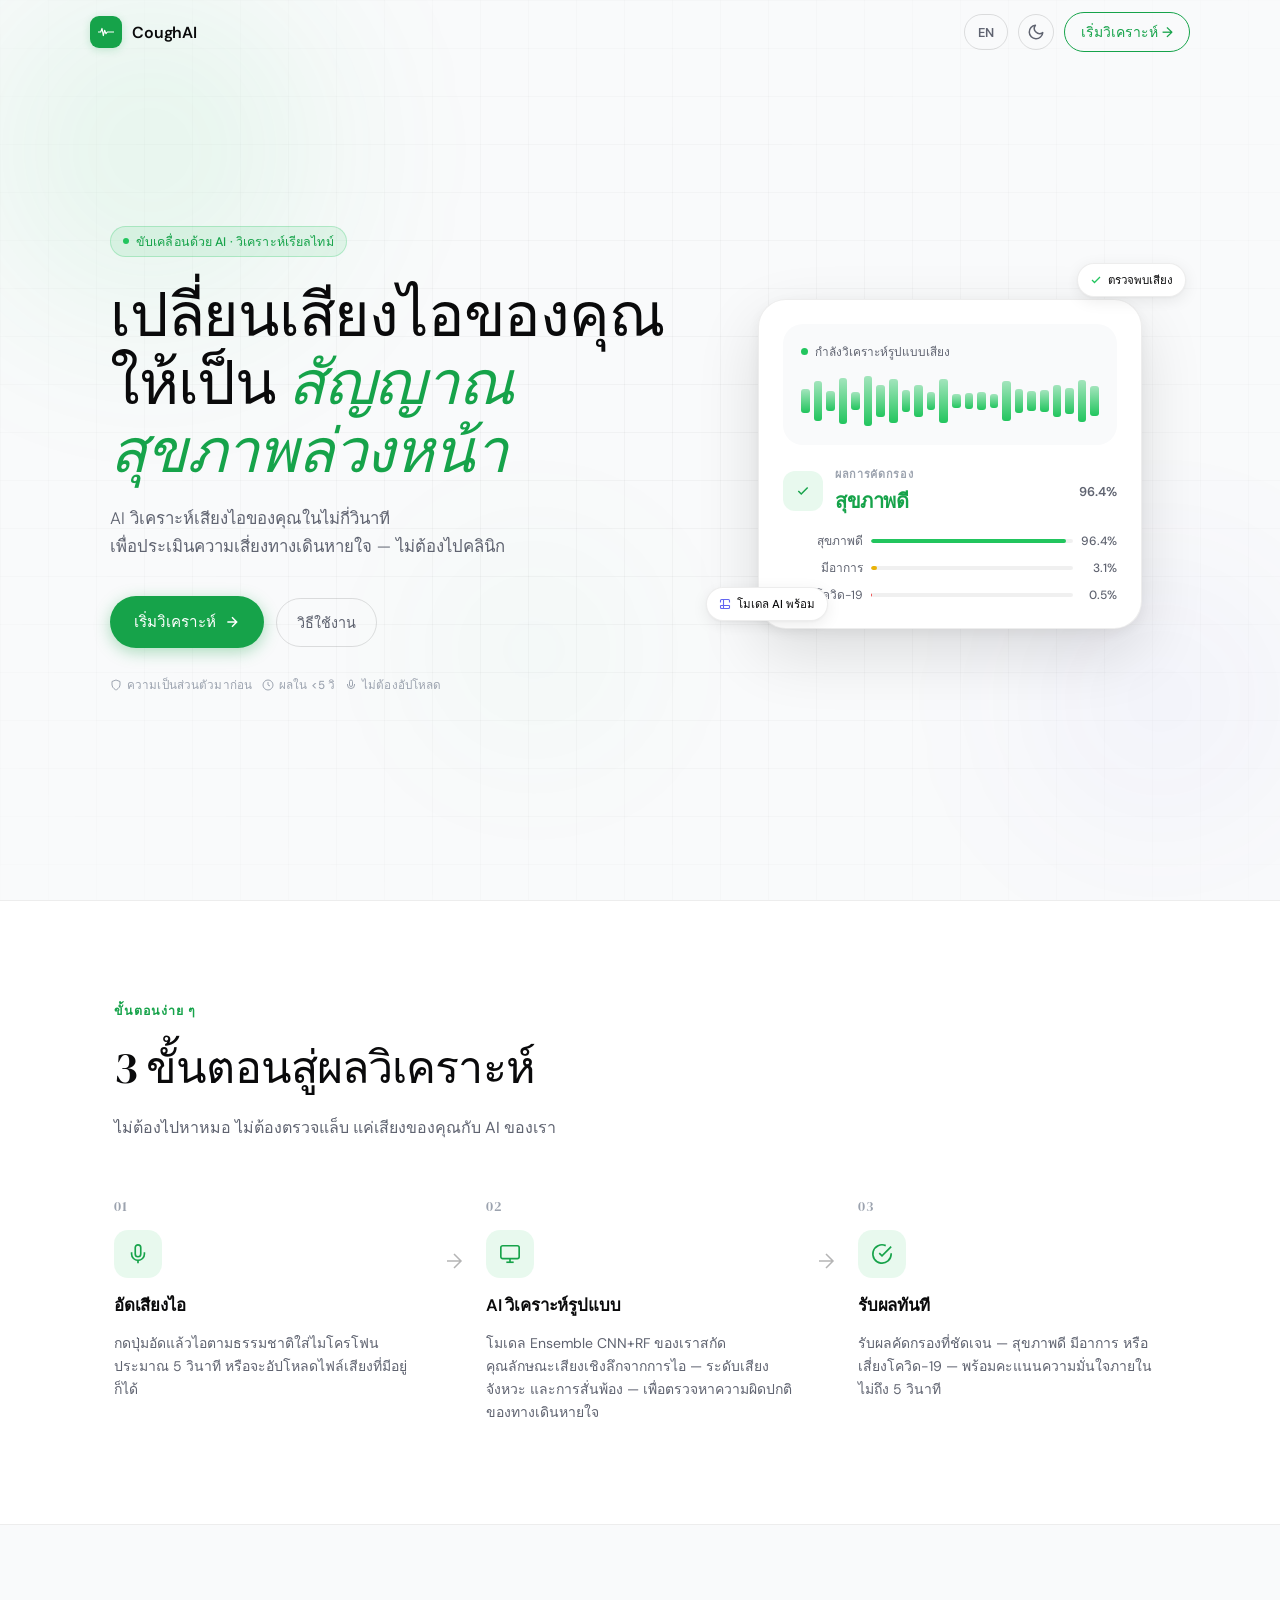
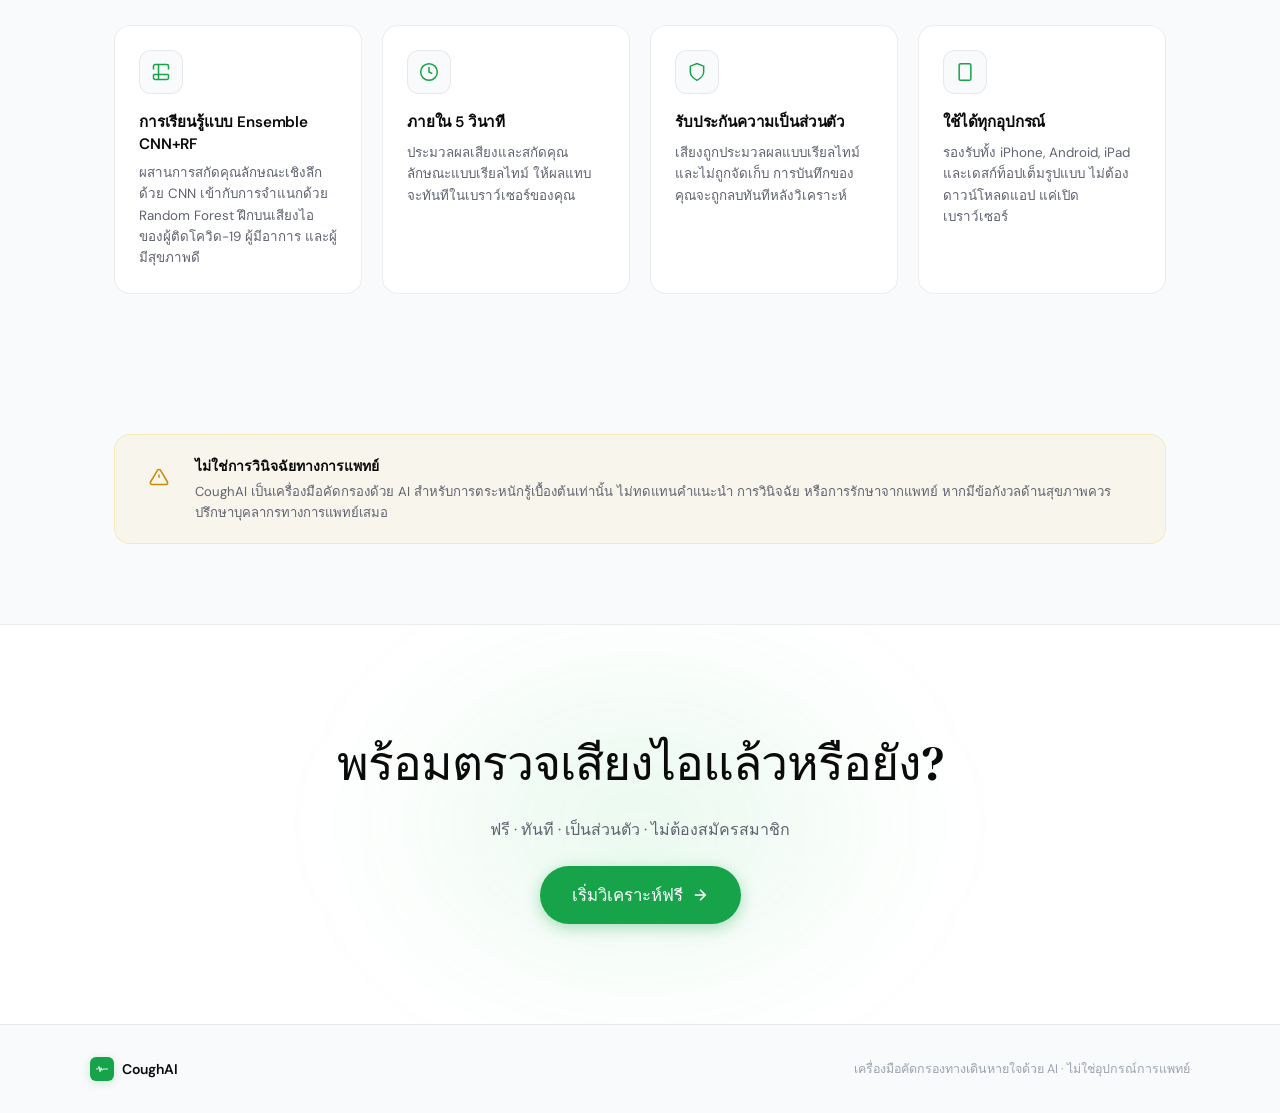
<file: homepage.html>
<!DOCTYPE html>
<html lang="th" data-doc-title="doc.home.title">
<head>
    <meta charset="UTF-8">
    <meta name="viewport" content="width=device-width, initial-scale=1.0, viewport-fit=cover">
    <title>CoughAI — คัดกรองสุขภาพทางเดินหายใจ</title>
    <!-- Open Graph / Link preview (รูปปกตอนแชร์ลิงก์) -->
    <meta property="og:type" content="website">
    <meta property="og:site_name" content="CoughAI">
    <meta property="og:title" content="CoughAI — คัดกรองสุขภาพทางเดินหายใจด้วย AI">
    <meta property="og:description" content="วิเคราะห์เสียงไอด้วย AI รู้ผลใน 5 วินาที · คัดกรองโควิด/อาการทางเดินหายใจ · ฟรี ไม่ต้องติดตั้งแอป">
    <meta property="og:image" content="https://smart-cough-detection-system-985046969554.asia-southeast3.run.app/og-cover.png">
    <meta property="og:image:width" content="1200">
    <meta property="og:image:height" content="630">
    <meta property="og:url" content="https://smart-cough-detection-system-985046969554.asia-southeast3.run.app/">
    <meta name="twitter:card" content="summary_large_image">
    <meta name="twitter:title" content="CoughAI — คัดกรองสุขภาพทางเดินหายใจด้วย AI">
    <meta name="twitter:description" content="วิเคราะห์เสียงไอด้วย AI รู้ผลใน 5 วินาที">
    <meta name="twitter:image" content="https://smart-cough-detection-system-985046969554.asia-southeast3.run.app/og-cover.png">
    <link rel="preconnect" href="https://fonts.googleapis.com">
    <link href="https://fonts.googleapis.com/css2?family=DM+Sans:ital,wght@0,300;0,400;0,500;0,600;1,300&family=DM+Serif+Display:ital@0;1&display=swap" rel="stylesheet">
    <link rel="stylesheet" href="homepage.css">
    <script>
        // ตั้งธีมก่อน paint เพื่อกันจอกระพริบ
        (function(){try{var t=localStorage.getItem('coughai-theme');if(t)document.documentElement.setAttribute('data-theme',t);}catch(e){}})();
        function toggleTheme(){var el=document.documentElement,cur=el.getAttribute('data-theme');if(!cur)cur=matchMedia('(prefers-color-scheme: dark)').matches?'dark':'light';var n=cur==='dark'?'light':'dark';el.setAttribute('data-theme',n);try{localStorage.setItem('coughai-theme',n);}catch(e){}}
    </script>
    <script src="i18n.js"></script>
</head>
<body>

<!-- ══ NAV ══ -->
<nav class="nav" id="nav">
    <div class="nav-inner">
        <a href="/" class="nav-logo">
            <div class="nav-logo-icon">
                <svg width="16" height="10" viewBox="0 0 36 20" fill="none">
                    <path d="M0 10 H6 L9 2 L12 18 L15 6 L18 14 L21 10 H36"
                          stroke="white" stroke-width="2.6" stroke-linecap="round" stroke-linejoin="round"/>
                </svg>
            </div>
            <span>CoughAI</span>
        </a>
        <div class="nav-right">
            <button class="lang-toggle" type="button" onclick="toggleLang()" aria-label="Switch language" title="TH / EN">
                <span class="lang-label">EN</span>
            </button>
            <button class="theme-toggle" type="button" onclick="toggleTheme()" aria-label="Toggle dark mode" title="Toggle theme">
                <svg class="icon-moon" viewBox="0 0 24 24" fill="none" stroke="currentColor" stroke-width="2" stroke-linecap="round" stroke-linejoin="round"><path d="M21 12.79A9 9 0 1 1 11.21 3 7 7 0 0 0 21 12.79z"/></svg>
                <svg class="icon-sun" viewBox="0 0 24 24" fill="none" stroke="currentColor" stroke-width="2" stroke-linecap="round" stroke-linejoin="round"><circle cx="12" cy="12" r="4"/><path d="M12 2v2M12 20v2M4.93 4.93l1.41 1.41M17.66 17.66l1.41 1.41M2 12h2M20 12h2M6.34 17.66l-1.41 1.41M19.07 4.93l-1.41 1.41"/></svg>
            </button>
            <a href="/app" class="nav-cta" data-i18n="home.cta">เริ่มวิเคราะห์ →</a>
        </div>
    </div>
</nav>

<!-- ══ HERO ══ -->
<section class="hero">
    <!-- Ambient background -->
    <div class="hero-ambient">
        <div class="ambient-blob blob-1"></div>
        <div class="ambient-blob blob-2"></div>
        <div class="ambient-blob blob-3"></div>
        <div class="hero-grid"></div>
    </div>

    <div class="hero-content">
        <!-- Pill badge -->
        <div class="hero-badge reveal-1">
            <span class="badge-dot"></span>
            <span data-i18n="home.badge">ขับเคลื่อนด้วย AI · วิเคราะห์เรียลไทม์</span>
        </div>

        <!-- Headline -->
        <h1 class="hero-headline reveal-2" data-i18n-html="home.headline">
            เปลี่ยนเสียงไอของคุณ<br>
            ให้เป็น <em>สัญญาณสุขภาพล่วงหน้า</em>
        </h1>

        <!-- Subheadline -->
        <p class="hero-sub reveal-3" data-i18n-html="home.sub">
            AI วิเคราะห์เสียงไอของคุณในไม่กี่วินาที<br class="desktop-br">เพื่อประเมินความเสี่ยงทางเดินหายใจ — ไม่ต้องไปคลินิก
        </p>

        <!-- CTA -->
        <div class="hero-actions reveal-4">
            <a href="/app" class="btn-primary">
                <span data-i18n="home.start">เริ่มวิเคราะห์</span>
                <svg width="16" height="16" viewBox="0 0 24 24" fill="none" stroke="currentColor" stroke-width="2.2">
                    <path d="M5 12h14M12 5l7 7-7 7"/>
                </svg>
            </a>
            <a href="#how" class="btn-ghost" data-i18n="home.how">วิธีใช้งาน</a>
        </div>

        <!-- Trust badges -->
        <div class="trust-row reveal-5">
            <span class="trust-badge">
                <svg width="12" height="12" viewBox="0 0 24 24" fill="none" stroke="currentColor" stroke-width="2">
                    <path d="M12 22s8-4 8-10V5l-8-3-8 3v7c0 6 8 10 8 10z"/>
                </svg>
                <span data-i18n="home.trust.privacy">ความเป็นส่วนตัวมาก่อน</span>
            </span>
            <span class="trust-badge">
                <svg width="12" height="12" viewBox="0 0 24 24" fill="none" stroke="currentColor" stroke-width="2">
                    <circle cx="12" cy="12" r="10"/>
                    <polyline points="12 6 12 12 16 14"/>
                </svg>
                <span data-i18n="home.trust.fast">ผลใน &lt;5 วิ</span>
            </span>
            <span class="trust-badge">
                <svg width="12" height="12" viewBox="0 0 24 24" fill="none" stroke="currentColor" stroke-width="2">
                    <path d="M12 2a3 3 0 0 1 3 3v7a3 3 0 0 1-6 0V5a3 3 0 0 1 3-3z"/>
                    <path d="M19 10v2a7 7 0 0 1-14 0v-2"/>
                </svg>
                <span data-i18n="home.trust.noupload">ไม่ต้องอัปโหลด</span>
            </span>
        </div>
    </div>

    <!-- Hero visual -->
    <div class="hero-visual reveal-4">
        <div class="visual-card">
            <!-- Waveform animation -->
            <div class="waveform-wrapper">
                <div class="waveform-label">
                    <span class="waveform-dot"></span>
                    <span data-i18n="home.visual.analyzing">กำลังวิเคราะห์รูปแบบเสียง</span>
                </div>
                <div class="waveform">
                    <div class="wbar" style="--h:30%"></div>
                    <div class="wbar" style="--h:55%"></div>
                    <div class="wbar" style="--h:80%"></div>
                    <div class="wbar" style="--h:45%"></div>
                    <div class="wbar" style="--h:90%"></div>
                    <div class="wbar" style="--h:60%"></div>
                    <div class="wbar" style="--h:75%"></div>
                    <div class="wbar" style="--h:35%"></div>
                    <div class="wbar" style="--h:85%"></div>
                    <div class="wbar" style="--h:50%"></div>
                    <div class="wbar" style="--h:70%"></div>
                    <div class="wbar" style="--h:40%"></div>
                    <div class="wbar" style="--h:95%"></div>
                    <div class="wbar" style="--h:55%"></div>
                    <div class="wbar" style="--h:30%"></div>
                    <div class="wbar" style="--h:65%"></div>
                    <div class="wbar" style="--h:45%"></div>
                    <div class="wbar" style="--h:80%"></div>
                    <div class="wbar" style="--h:60%"></div>
                    <div class="wbar" style="--h:35%"></div>
                    <div class="wbar" style="--h:75%"></div>
                    <div class="wbar" style="--h:50%"></div>
                    <div class="wbar" style="--h:88%"></div>
                    <div class="wbar" style="--h:42%"></div>
                </div>
            </div>

            <!-- Result preview -->
            <div class="result-preview">
                <div class="rp-header">
                    <div class="rp-icon healthy">
                        <svg width="14" height="14" viewBox="0 0 24 24" fill="none" stroke="currentColor" stroke-width="2.5">
                            <polyline points="20 6 9 17 4 12"/>
                        </svg>
                    </div>
                    <div>
                        <p class="rp-label" data-i18n="home.visual.diagnosis">ผลการคัดกรอง</p>
                        <p class="rp-value healthy" data-i18n="label.healthy">สุขภาพดี</p>
                    </div>
                    <span class="rp-conf">96.4%</span>
                </div>
                <div class="rp-bars">
                    <div class="rp-bar-row">
                        <span data-i18n="label.healthy">สุขภาพดี</span>
                        <div class="rp-track"><div class="rp-fill" style="width:96.4%; background:#22c55e"></div></div>
                        <span>96.4%</span>
                    </div>
                    <div class="rp-bar-row">
                        <span data-i18n="label.symptomatic">มีอาการ</span>
                        <div class="rp-track"><div class="rp-fill" style="width:3.1%; background:#eab308"></div></div>
                        <span>3.1%</span>
                    </div>
                    <div class="rp-bar-row">
                        <span data-i18n="label.covid">โควิด-19</span>
                        <div class="rp-track"><div class="rp-fill" style="width:0.5%; background:#ef4444"></div></div>
                        <span>0.5%</span>
                    </div>
                </div>
            </div>
        </div>

        <!-- Floating chips -->
        <div class="float-chip chip-a">
            <svg width="12" height="12" viewBox="0 0 24 24" fill="none" stroke="#22c55e" stroke-width="2.5">
                <polyline points="20 6 9 17 4 12"/>
            </svg>
            <span data-i18n="home.chip.sound">ตรวจพบเสียง</span>
        </div>
        <div class="float-chip chip-b">
            <svg width="12" height="12" viewBox="0 0 24 24" fill="none" stroke="#6366f1" stroke-width="2.2">
                <path d="M9 3H5a2 2 0 0 0-2 2v4m6-6h10a2 2 0 0 1 2 2v4M9 3v18m0 0h10a2 2 0 0 0 2-2v-4M9 21H5a2 2 0 0 1-2-2v-4m0 0h18"/>
            </svg>
            <span data-i18n="home.chip.model">โมเดล AI พร้อม</span>
        </div>
    </div>
</section>

<!-- ══ HOW IT WORKS ══ -->
<section class="how" id="how">
    <div class="section-inner">
        <div class="section-eyebrow scroll-reveal" data-i18n="home.how.eyebrow">ขั้นตอนง่าย ๆ</div>
        <h2 class="section-title scroll-reveal" data-i18n="home.how.title">3 ขั้นตอนสู่ผลวิเคราะห์</h2>
        <p class="section-sub scroll-reveal" data-i18n="home.how.sub">ไม่ต้องไปหาหมอ ไม่ต้องตรวจแล็บ แค่เสียงของคุณกับ AI ของเรา</p>

        <div class="steps">
            <div class="step scroll-reveal-stagger" style="--delay:0s">
                <div class="step-num">01</div>
                <div class="step-icon">
                    <svg width="22" height="22" viewBox="0 0 24 24" fill="none" stroke="currentColor" stroke-width="1.8">
                        <path d="M12 2a3 3 0 0 1 3 3v7a3 3 0 0 1-6 0V5a3 3 0 0 1 3-3z"/>
                        <path d="M19 10v2a7 7 0 0 1-14 0v-2"/>
                        <line x1="12" y1="19" x2="12" y2="22"/>
                    </svg>
                </div>
                <h3 class="step-title" data-i18n="home.step1.title">อัดเสียงไอ</h3>
                <p class="step-desc" data-i18n="home.step1.desc">กดปุ่มอัดแล้วไอตามธรรมชาติใส่ไมโครโฟนประมาณ 5 วินาที หรือจะอัปโหลดไฟล์เสียงที่มีอยู่ก็ได้</p>
            </div>

            <div class="step-connector scroll-reveal">
                <svg width="24" height="24" viewBox="0 0 24 24" fill="none" stroke="currentColor" stroke-width="1.5" opacity="0.3">
                    <path d="M5 12h14M12 5l7 7-7 7"/>
                </svg>
            </div>

            <div class="step scroll-reveal-stagger" style="--delay:0.1s">
                <div class="step-num">02</div>
                <div class="step-icon">
                    <svg width="22" height="22" viewBox="0 0 24 24" fill="none" stroke="currentColor" stroke-width="1.8">
                        <rect x="2" y="3" width="20" height="14" rx="2"/>
                        <line x1="8" y1="21" x2="16" y2="21"/>
                        <line x1="12" y1="17" x2="12" y2="21"/>
                    </svg>
                </div>
                <h3 class="step-title" data-i18n="home.step2.title">AI วิเคราะห์รูปแบบ</h3>
                <p class="step-desc" data-i18n="home.step2.desc">โมเดล Ensemble CNN+RF ของเราสกัดคุณลักษณะเสียงเชิงลึกจากการไอ — ระดับเสียง จังหวะ และการสั่นพ้อง — เพื่อตรวจหาความผิดปกติของทางเดินหายใจ</p>
            </div>

            <div class="step-connector scroll-reveal">
                <svg width="24" height="24" viewBox="0 0 24 24" fill="none" stroke="currentColor" stroke-width="1.5" opacity="0.3">
                    <path d="M5 12h14M12 5l7 7-7 7"/>
                </svg>
            </div>

            <div class="step scroll-reveal-stagger" style="--delay:0.2s">
                <div class="step-num">03</div>
                <div class="step-icon">
                    <svg width="22" height="22" viewBox="0 0 24 24" fill="none" stroke="currentColor" stroke-width="1.8">
                        <path d="M22 11.08V12a10 10 0 1 1-5.93-9.14"/>
                        <polyline points="22 4 12 14.01 9 11.01"/>
                    </svg>
                </div>
                <h3 class="step-title" data-i18n="home.step3.title">รับผลทันที</h3>
                <p class="step-desc" data-i18n="home.step3.desc">รับผลคัดกรองที่ชัดเจน — สุขภาพดี มีอาการ หรือเสี่ยงโควิด-19 — พร้อมคะแนนความมั่นใจภายในไม่ถึง 5 วินาที</p>
            </div>
        </div>
    </div>
</section>

<!-- ══ FEATURES ══ -->
<section class="features">
    <div class="section-inner">
        <div class="features-grid">
            <div class="feature-card scroll-reveal-stagger" style="--delay:0s">
                <div class="feature-icon">
                    <svg width="20" height="20" viewBox="0 0 24 24" fill="none" stroke="currentColor" stroke-width="1.8">
                        <path d="M9 3H5a2 2 0 0 0-2 2v4m6-6h10a2 2 0 0 1 2 2v4M9 3v18m0 0h10a2 2 0 0 0 2-2v-4M9 21H5a2 2 0 0 1-2-2v-4m0 0h18"/>
                    </svg>
                </div>
                <h4 data-i18n="home.feat1.title">การเรียนรู้แบบ Ensemble CNN+RF</h4>
                <p data-i18n="home.feat1.desc">ผสานการสกัดคุณลักษณะเชิงลึกด้วย CNN เข้ากับการจำแนกด้วย Random Forest ฝึกบนเสียงไอของผู้ติดโควิด-19 ผู้มีอาการ และผู้มีสุขภาพดี</p>
            </div>
            <div class="feature-card scroll-reveal-stagger" style="--delay:0.08s">
                <div class="feature-icon">
                    <svg width="20" height="20" viewBox="0 0 24 24" fill="none" stroke="currentColor" stroke-width="1.8">
                        <circle cx="12" cy="12" r="10"/>
                        <polyline points="12 6 12 12 16 14"/>
                    </svg>
                </div>
                <h4 data-i18n="home.feat2.title">ภายใน 5 วินาที</h4>
                <p data-i18n="home.feat2.desc">ประมวลผลเสียงและสกัดคุณลักษณะแบบเรียลไทม์ ให้ผลแทบจะทันทีในเบราว์เซอร์ของคุณ</p>
            </div>
            <div class="feature-card scroll-reveal-stagger" style="--delay:0.16s">
                <div class="feature-icon">
                    <svg width="20" height="20" viewBox="0 0 24 24" fill="none" stroke="currentColor" stroke-width="1.8">
                        <path d="M12 22s8-4 8-10V5l-8-3-8 3v7c0 6 8 10 8 10z"/>
                    </svg>
                </div>
                <h4 data-i18n="home.feat3.title">รับประกันความเป็นส่วนตัว</h4>
                <p data-i18n="home.feat3.desc">เสียงถูกประมวลผลแบบเรียลไทม์และไม่ถูกจัดเก็บ การบันทึกของคุณจะถูกลบทันทีหลังวิเคราะห์</p>
            </div>
            <div class="feature-card scroll-reveal-stagger" style="--delay:0.24s">
                <div class="feature-icon">
                    <svg width="20" height="20" viewBox="0 0 24 24" fill="none" stroke="currentColor" stroke-width="1.8">
                        <rect x="5" y="2" width="14" height="20" rx="2"/>
                        <line x1="12" y1="18" x2="12.01" y2="18"/>
                    </svg>
                </div>
                <h4 data-i18n="home.feat4.title">ใช้ได้ทุกอุปกรณ์</h4>
                <p data-i18n="home.feat4.desc">รองรับทั้ง iPhone, Android, iPad และเดสก์ท็อปเต็มรูปแบบ ไม่ต้องดาวน์โหลดแอป แค่เปิดเบราว์เซอร์</p>
            </div>
        </div>
    </div>
</section>

<!-- ══ DISCLAIMER ══ -->
<section class="disclaimer">
    <div class="section-inner">
        <div class="disclaimer-card scroll-reveal">
            <div class="disclaimer-icon">
                <svg width="20" height="20" viewBox="0 0 24 24" fill="none" stroke="currentColor" stroke-width="1.8">
                    <path d="M10.29 3.86L1.82 18a2 2 0 0 0 1.71 3h16.94a2 2 0 0 0 1.71-3L13.71 3.86a2 2 0 0 0-3.42 0z"/>
                    <line x1="12" y1="9" x2="12" y2="13"/>
                    <line x1="12" y1="17" x2="12.01" y2="17"/>
                </svg>
            </div>
            <div>
                <h4 data-i18n="home.disclaimer.title">ไม่ใช่การวินิจฉัยทางการแพทย์</h4>
                <p data-i18n="home.disclaimer.desc">CoughAI เป็นเครื่องมือคัดกรองด้วย AI สำหรับการตระหนักรู้เบื้องต้นเท่านั้น ไม่ทดแทนคำแนะนำ การวินิจฉัย หรือการรักษาจากแพทย์ หากมีข้อกังวลด้านสุขภาพควรปรึกษาบุคลากรทางการแพทย์เสมอ</p>
            </div>
        </div>
    </div>
</section>

<!-- ══ CTA BANNER ══ -->
<section class="cta-section">
    <div class="cta-ambient">
        <div class="cta-blob"></div>
    </div>
    <div class="section-inner cta-inner">
        <h2 class="cta-title scroll-reveal" data-i18n="home.cta2.title">พร้อมตรวจเสียงไอแล้วหรือยัง?</h2>
        <p class="cta-sub scroll-reveal" data-i18n="home.cta2.sub">ฟรี · ทันที · เป็นส่วนตัว · ไม่ต้องสมัครสมาชิก</p>
        <a href="/app" class="btn-primary btn-large scroll-reveal">
            <span data-i18n="home.cta2.btn">เริ่มวิเคราะห์ฟรี</span>
            <svg width="18" height="18" viewBox="0 0 24 24" fill="none" stroke="currentColor" stroke-width="2.2">
                <path d="M5 12h14M12 5l7 7-7 7"/>
            </svg>
        </a>
    </div>
</section>

<!-- ══ FOOTER ══ -->
<footer class="footer">
    <div class="footer-inner">
        <div class="footer-logo">
            <div class="nav-logo-icon small">
                <svg width="12" height="8" viewBox="0 0 36 20" fill="none">
                    <path d="M0 10 H6 L9 2 L12 18 L15 6 L18 14 L21 10 H36"
                          stroke="white" stroke-width="2.6" stroke-linecap="round" stroke-linejoin="round"/>
                </svg>
            </div>
            <span>CoughAI</span>
        </div>
        <p class="footer-note" data-i18n="home.footer">เครื่องมือคัดกรองทางเดินหายใจด้วย AI · ไม่ใช่อุปกรณ์การแพทย์</p>
    </div>
</footer>

<script src="homepage.js"></script>
</body>
</html>
</file>
<file: homepage.css>
/*
 * CoughAI — homepage.css
 * Apple-inspired light theme · Premium minimal design
 */

@import url('https://fonts.googleapis.com/css2?family=DM+Sans:ital,wght@0,300;0,400;0,500;0,600;1,300&family=DM+Serif+Display:ital@0;1&display=swap');

/* ─── Tokens ──────────────────────────────────────────────── */
:root {
    --bg:          #f9fafb;
    --bg-white:    #ffffff;
    --surface:     rgba(255,255,255,0.85);
    --border:      rgba(0,0,0,0.07);
    --border-med:  rgba(0,0,0,0.12);

    --text1:       #0a0a0b;
    --text2:       #5f6370;
    --text3:       #9ca3af;

    --green:       #16a34a;
    --green-light: #22c55e;
    --green-dim:   rgba(34,197,94,0.10);
    --green-glow:  rgba(22,163,74,0.20);

    --indigo:      #4f46e5;
    --indigo-dim:  rgba(79,70,229,0.08);

    --red:         #dc2626;
    --yellow:      #ca8a04;

    --r-lg:        20px;
    --r-xl:        28px;
    --r-card:      16px;

    --font-sans:   'DM Sans', -apple-system, BlinkMacSystemFont, sans-serif;
    --font-serif:  'DM Serif Display', Georgia, serif;

    --ease-out:    cubic-bezier(0.25, 0.46, 0.45, 0.94);
    --ease-spring: cubic-bezier(0.34, 1.56, 0.64, 1);

    --shadow-sm:   0 1px 3px rgba(0,0,0,0.06), 0 1px 2px rgba(0,0,0,0.04);
    --shadow-md:   0 4px 16px rgba(0,0,0,0.08), 0 1px 3px rgba(0,0,0,0.04);
    --shadow-lg:   0 12px 40px rgba(0,0,0,0.10), 0 2px 8px rgba(0,0,0,0.06);
    --shadow-xl:   0 24px 64px rgba(0,0,0,0.12), 0 4px 16px rgba(0,0,0,0.06);

    /* surfaces ที่เคย hardcode → token เพื่อรองรับ dark mode */
    --track:       rgba(0,0,0,0.06);
    --nav-bg:      rgba(249,250,251,0.9);
    --grid:        rgba(0,0,0,0.03);
    --hover:       rgba(0,0,0,0.04);
}

/* ─── Dark theme (ปุ่มสลับ + ตาม system) ─────────────────────── */
:root[data-theme="dark"] {
    --bg:          #000000;
    --bg-white:    #1c1c1e;
    --surface:     rgba(28,28,30,0.85);
    --border:      rgba(255,255,255,0.10);
    --border-med:  rgba(255,255,255,0.18);
    --text1:       #f5f5f7;
    --text2:       rgba(235,235,245,0.62);
    --text3:       rgba(235,235,245,0.38);
    --green:       #2ecc71;
    --green-light: #34d399;
    --green-dim:   rgba(46,204,113,0.16);
    --green-glow:  rgba(46,204,113,0.30);
    --indigo:      #818cf8;
    --indigo-dim:  rgba(129,140,248,0.14);
    --red:         #ff453a;
    --yellow:      #ffd60a;
    --shadow-sm:   0 1px 3px rgba(0,0,0,0.4), 0 1px 2px rgba(0,0,0,0.3);
    --shadow-md:   0 4px 16px rgba(0,0,0,0.5), 0 1px 3px rgba(0,0,0,0.3);
    --shadow-lg:   0 12px 40px rgba(0,0,0,0.6), 0 2px 8px rgba(0,0,0,0.4);
    --shadow-xl:   0 24px 64px rgba(0,0,0,0.7), 0 4px 16px rgba(0,0,0,0.4);
    --track:       rgba(255,255,255,0.12);
    --nav-bg:      rgba(0,0,0,0.80);
    --grid:        rgba(255,255,255,0.04);
    --hover:       rgba(255,255,255,0.06);
}
@media (prefers-color-scheme: dark) {
    :root:not([data-theme="light"]) {
        --bg:          #000000;
        --bg-white:    #1c1c1e;
        --surface:     rgba(28,28,30,0.85);
        --border:      rgba(255,255,255,0.10);
        --border-med:  rgba(255,255,255,0.18);
        --text1:       #f5f5f7;
        --text2:       rgba(235,235,245,0.62);
        --text3:       rgba(235,235,245,0.38);
        --green:       #2ecc71;
        --green-light: #34d399;
        --green-dim:   rgba(46,204,113,0.16);
        --green-glow:  rgba(46,204,113,0.30);
        --indigo:      #818cf8;
        --indigo-dim:  rgba(129,140,248,0.14);
        --red:         #ff453a;
        --yellow:      #ffd60a;
        --shadow-sm:   0 1px 3px rgba(0,0,0,0.4), 0 1px 2px rgba(0,0,0,0.3);
        --shadow-md:   0 4px 16px rgba(0,0,0,0.5), 0 1px 3px rgba(0,0,0,0.3);
        --shadow-lg:   0 12px 40px rgba(0,0,0,0.6), 0 2px 8px rgba(0,0,0,0.4);
        --shadow-xl:   0 24px 64px rgba(0,0,0,0.7), 0 4px 16px rgba(0,0,0,0.4);
        --track:       rgba(255,255,255,0.12);
        --nav-bg:      rgba(0,0,0,0.80);
        --grid:        rgba(255,255,255,0.04);
        --hover:       rgba(255,255,255,0.06);
    }
}

/* ─── Reset ──────────────────────────────────────────────── */
*, *::before, *::after { box-sizing: border-box; margin: 0; padding: 0; }
html {
    font-size: 16px;
    -webkit-font-smoothing: antialiased;
    scroll-behavior: smooth;
}
body {
    background: var(--bg);
    color: var(--text1);
    font-family: var(--font-sans);
    min-height: 100vh;
    overflow-x: hidden;
}
a { text-decoration: none; color: inherit; }

/* ─── Nav ────────────────────────────────────────────────── */
.nav {
    position: fixed;
    top: 0;
    left: 0;
    right: 0;
    z-index: 100;
    padding: 0 24px;
    transition: background 0.3s, box-shadow 0.3s;
}

.nav.scrolled {
    background: var(--nav-bg);
    backdrop-filter: blur(20px);
    -webkit-backdrop-filter: blur(20px);
    box-shadow: 0 1px 0 var(--border);
}

.nav-inner {
    max-width: 1100px;
    margin: 0 auto;
    height: 64px;
    display: flex;
    align-items: center;
    justify-content: space-between;
}

.nav-logo {
    display: flex;
    align-items: center;
    gap: 10px;
    font-size: 1rem;
    font-weight: 600;
    letter-spacing: -0.01em;
    color: var(--text1);
}

.nav-logo-icon {
    width: 32px; height: 32px;
    background: var(--green);
    border-radius: 9px;
    display: flex;
    align-items: center;
    justify-content: center;
    flex-shrink: 0;
    box-shadow: 0 2px 8px var(--green-glow);
}

.nav-logo-icon.small {
    width: 24px; height: 24px;
    border-radius: 6px;
}

.nav-cta {
    font-size: 0.875rem;
    font-weight: 500;
    color: var(--green);
    padding: 8px 16px;
    border-radius: 50px;
    border: 1.5px solid var(--green);
    transition: background 0.2s, color 0.2s;
}

.nav-cta:hover {
    background: var(--green);
    color: white;
}

.nav-right { display: flex; align-items: center; gap: 10px; }

/* ─── Language toggle ── */
.lang-toggle {
    display: inline-flex; align-items: center; justify-content: center;
    min-width: 44px; height: 36px; padding: 0 10px; flex-shrink: 0;
    border-radius: 999px; cursor: pointer;
    border: 1.5px solid var(--border-med); background: transparent;
    color: var(--text2); font-family: var(--font-sans);
    font-size: 0.8rem; font-weight: 600; letter-spacing: 0.02em;
    transition: background 0.2s, color 0.2s, border-color 0.2s;
}
.lang-toggle:hover { background: var(--hover); color: var(--text1); }

/* ─── Theme toggle ── */
.theme-toggle {
    display: inline-flex; align-items: center; justify-content: center;
    width: 36px; height: 36px; flex-shrink: 0;
    border-radius: 999px; cursor: pointer;
    border: 1.5px solid var(--border-med); background: transparent;
    color: var(--text2);
    transition: background 0.2s, color 0.2s, border-color 0.2s;
}
.theme-toggle:hover { background: var(--hover); color: var(--text1); }
.theme-toggle svg { width: 18px; height: 18px; }
.theme-toggle .icon-sun  { display: none; }
:root[data-theme="dark"] .theme-toggle .icon-sun  { display: block; }
:root[data-theme="dark"] .theme-toggle .icon-moon { display: none; }
@media (prefers-color-scheme: dark) {
    :root:not([data-theme="light"]) .theme-toggle .icon-sun  { display: block; }
    :root:not([data-theme="light"]) .theme-toggle .icon-moon { display: none; }
}

/* ─── Hero ───────────────────────────────────────────────── */
.hero {
    min-height: 100vh;
    display: flex;
    align-items: center;
    justify-content: center;
    padding: 100px 24px 80px;
    position: relative;
    overflow: hidden;
    gap: 60px;
    flex-wrap: wrap;
}

/* Ambient background */
.hero-ambient { position: absolute; inset: 0; pointer-events: none; overflow: hidden; }

.hero-grid {
    position: absolute;
    inset: 0;
    background-image:
        linear-gradient(var(--grid) 1px, transparent 1px),
        linear-gradient(90deg, var(--grid) 1px, transparent 1px);
    background-size: 48px 48px;
    mask-image: radial-gradient(ellipse 80% 80% at 50% 50%, black 20%, transparent 100%);
}

.ambient-blob {
    position: absolute;
    border-radius: 50%;
    filter: blur(80px);
    opacity: 0.5;
}

.blob-1 {
    width: 500px; height: 500px;
    background: radial-gradient(circle, rgba(34,197,94,0.25) 0%, transparent 70%);
    top: -100px; left: -100px;
    animation: blobDrift1 12s ease-in-out infinite alternate;
}

.blob-2 {
    width: 400px; height: 400px;
    background: radial-gradient(circle, rgba(79,70,229,0.12) 0%, transparent 70%);
    bottom: 0; right: -80px;
    animation: blobDrift2 14s ease-in-out infinite alternate;
}

.blob-3 {
    width: 300px; height: 300px;
    background: radial-gradient(circle, rgba(34,197,94,0.10) 0%, transparent 70%);
    bottom: 100px; left: 30%;
    animation: blobDrift1 10s ease-in-out 2s infinite alternate;
}

@keyframes blobDrift1 {
    from { transform: translate(0, 0) scale(1); }
    to   { transform: translate(30px, 40px) scale(1.08); }
}
@keyframes blobDrift2 {
    from { transform: translate(0, 0) scale(1); }
    to   { transform: translate(-20px, -30px) scale(1.05); }
}

/* Hero content */
.hero-content {
    flex: 1;
    min-width: min(400px, 100%);
    max-width: 560px;
    position: relative;
    z-index: 2;
}

.hero-badge {
    display: inline-flex;
    align-items: center;
    gap: 7px;
    font-size: 0.78rem;
    font-weight: 500;
    color: var(--green);
    background: var(--green-dim);
    border: 1px solid rgba(34,197,94,0.25);
    padding: 5px 12px;
    border-radius: 50px;
    margin-bottom: 24px;
    letter-spacing: 0.01em;
}

.badge-dot {
    width: 6px; height: 6px;
    background: var(--green-light);
    border-radius: 50%;
    animation: pulseDot 1.5s ease-in-out infinite;
}

@keyframes pulseDot {
    0%, 100% { opacity: 1; transform: scale(1); }
    50% { opacity: 0.6; transform: scale(0.8); }
}

.hero-headline {
    font-family: var(--font-serif);
    font-size: clamp(2.5rem, 5vw, 3.8rem);
    font-weight: 400;
    line-height: 1.12;
    letter-spacing: -0.02em;
    color: var(--text1);
    margin-bottom: 20px;
}

.hero-headline em {
    font-style: italic;
    color: var(--green);
}

.hero-sub {
    font-size: 1.05rem;
    font-weight: 300;
    color: var(--text2);
    line-height: 1.65;
    margin-bottom: 36px;
}

.desktop-br { display: none; }
@media (min-width: 900px) { .desktop-br { display: block; } }

/* ─── Buttons ────────────────────────────────────────────── */
.hero-actions {
    display: flex;
    align-items: center;
    gap: 12px;
    flex-wrap: wrap;
    margin-bottom: 28px;
}

.btn-primary {
    display: inline-flex;
    align-items: center;
    gap: 8px;
    background: var(--green);
    color: white;
    font-family: var(--font-sans);
    font-size: 0.95rem;
    font-weight: 500;
    padding: 14px 24px;
    border-radius: 50px;
    border: none;
    cursor: pointer;
    transition: transform 0.2s var(--ease-spring), box-shadow 0.2s, background 0.2s;
    box-shadow: 0 4px 16px rgba(22,163,74,0.35);
}

.btn-primary:hover {
    background: #15803d;
    transform: translateY(-1px) scale(1.02);
    box-shadow: 0 8px 24px rgba(22,163,74,0.4);
}

.btn-primary:active {
    transform: scale(0.97);
}

.btn-primary svg {
    transition: transform 0.2s var(--ease-spring);
}

.btn-primary:hover svg {
    transform: translateX(3px);
}

.btn-large {
    font-size: 1.05rem;
    padding: 16px 32px;
}

.btn-ghost {
    font-size: 0.9rem;
    font-weight: 500;
    color: var(--text2);
    padding: 12px 20px;
    border-radius: 50px;
    border: 1.5px solid var(--border-med);
    background: transparent;
    transition: background 0.2s, color 0.2s, border-color 0.2s;
    cursor: pointer;
}

.btn-ghost:hover {
    background: var(--bg-white);
    color: var(--text1);
    border-color: var(--border-med);
}

/* Trust badges */
.trust-row {
    display: flex;
    align-items: center;
    gap: 10px;
    flex-wrap: wrap;
}

.trust-badge {
    display: inline-flex;
    align-items: center;
    gap: 5px;
    font-size: 0.73rem;
    font-weight: 500;
    color: var(--text3);
    letter-spacing: 0.01em;
}

/* ─── Hero Visual ────────────────────────────────────────── */
.hero-visual {
    flex: 1;
    min-width: min(360px, 100%);
    max-width: 440px;
    position: relative;
    z-index: 2;
    display: flex;
    justify-content: center;
    padding: 20px 28px 12px;  /* give space for floating chips */
}

.visual-card {
    background: var(--bg-white);
    border: 1px solid var(--border);
    border-radius: var(--r-xl);
    padding: 24px;
    width: 100%;
    box-shadow: var(--shadow-xl);
    display: flex;
    flex-direction: column;
    gap: 20px;
}

/* Waveform */
.waveform-wrapper {
    background: var(--bg);
    border-radius: var(--r-lg);
    padding: 18px;
}

.waveform-label {
    display: flex;
    align-items: center;
    gap: 7px;
    font-size: 0.74rem;
    font-weight: 500;
    color: var(--text2);
    margin-bottom: 14px;
}

.waveform-dot {
    width: 7px; height: 7px;
    background: var(--green-light);
    border-radius: 50%;
    animation: pulseDot 1s ease-in-out infinite;
}

.waveform {
    display: flex;
    align-items: center;
    gap: 4px;
    height: 52px;
}

.wbar {
    flex: 1;
    height: var(--h);
    background: linear-gradient(to top, var(--green-light), rgba(34,197,94,0.4));
    border-radius: 3px;
    animation: waveAnim 1.2s ease-in-out infinite alternate;
    animation-delay: calc(var(--i, 0) * 0.05s);
}

.wbar:nth-child(1)  { animation-delay: 0.00s; }
.wbar:nth-child(2)  { animation-delay: 0.05s; }
.wbar:nth-child(3)  { animation-delay: 0.10s; }
.wbar:nth-child(4)  { animation-delay: 0.15s; }
.wbar:nth-child(5)  { animation-delay: 0.20s; }
.wbar:nth-child(6)  { animation-delay: 0.25s; }
.wbar:nth-child(7)  { animation-delay: 0.30s; }
.wbar:nth-child(8)  { animation-delay: 0.35s; }
.wbar:nth-child(9)  { animation-delay: 0.40s; }
.wbar:nth-child(10) { animation-delay: 0.45s; }
.wbar:nth-child(11) { animation-delay: 0.50s; }
.wbar:nth-child(12) { animation-delay: 0.55s; }
.wbar:nth-child(13) { animation-delay: 0.60s; }
.wbar:nth-child(14) { animation-delay: 0.65s; }
.wbar:nth-child(15) { animation-delay: 0.70s; }
.wbar:nth-child(16) { animation-delay: 0.75s; }
.wbar:nth-child(17) { animation-delay: 0.80s; }
.wbar:nth-child(18) { animation-delay: 0.85s; }
.wbar:nth-child(19) { animation-delay: 0.90s; }
.wbar:nth-child(20) { animation-delay: 0.95s; }
.wbar:nth-child(21) { animation-delay: 1.00s; }
.wbar:nth-child(22) { animation-delay: 1.05s; }
.wbar:nth-child(23) { animation-delay: 1.10s; }
.wbar:nth-child(24) { animation-delay: 1.15s; }

@keyframes waveAnim {
    from { transform: scaleY(0.4); opacity: 0.5; }
    to   { transform: scaleY(1);   opacity: 1;   }
}

/* Result preview */
.result-preview {
    display: flex;
    flex-direction: column;
    gap: 14px;
}

/* Result cycling transition */
.rp-header {
    display: flex;
    align-items: center;
    gap: 12px;
}

.rp-icon {
    width: 40px; height: 40px;
    border-radius: 12px;
    display: flex;
    align-items: center;
    justify-content: center;
    flex-shrink: 0;
    transition: background 0.4s var(--ease-out), color 0.4s var(--ease-out), transform 0.3s var(--ease-spring);
}

.rp-icon.healthy     { background: var(--green-dim);            color: var(--green); }
.rp-icon.covid       { background: rgba(220,38,38,0.10);        color: var(--red); }
.rp-icon.symptomatic { background: rgba(202,138,4,0.10);        color: var(--yellow); }

.rp-icon.flip {
    transform: rotateY(90deg);
}

.rp-label {
    font-size: 0.68rem;
    font-weight: 600;
    letter-spacing: 0.06em;
    text-transform: uppercase;
    color: var(--text3);
    margin-bottom: 2px;
}

.rp-value {
    font-size: 1.25rem;
    font-weight: 600;
    letter-spacing: -0.02em;
    transition: color 0.4s var(--ease-out), opacity 0.25s;
}
.rp-value.healthy     { color: var(--green); }
.rp-value.covid       { color: var(--red); }
.rp-value.symptomatic { color: var(--yellow); }

.rp-conf {
    margin-left: auto;
    font-size: 0.8rem;
    font-weight: 600;
    color: var(--text2);
    transition: opacity 0.3s;
}

.rp-bars { display: flex; flex-direction: column; gap: 8px; }

.rp-bar-row {
    display: flex;
    align-items: center;
    gap: 8px;
    font-size: 0.75rem;
    color: var(--text2);
}

.rp-bar-row span:first-child { width: 80px; text-align: right; }
.rp-bar-row span:last-child  { width: 36px; text-align: right; font-weight: 500; }

.rp-track {
    flex: 1;
    height: 4px;
    background: var(--track);
    border-radius: 50px;
    overflow: hidden;
}

.rp-fill {
    height: 100%;
    border-radius: 50px;
    transition: width 0.9s var(--ease-out), background 0.5s var(--ease-out);
}

/* Floating chips */
.float-chip {
    position: absolute;
    display: flex;
    align-items: center;
    gap: 6px;
    font-size: 0.72rem;
    font-weight: 500;
    color: var(--text1);
    background: var(--bg-white);
    border: 1px solid var(--border);
    border-radius: 50px;
    padding: 7px 12px;
    box-shadow: var(--shadow-md);
    white-space: nowrap;
    z-index: 10;
    pointer-events: none;
    will-change: transform;
}

.chip-a {
    top: -16px;
    right: -16px;
    animation: chipFloatA 3s ease-in-out infinite alternate;
}

.chip-b {
    bottom: 20px;
    left: -24px;
    animation: chipFloatB 3.5s ease-in-out 0.5s infinite alternate;
}

@keyframes chipFloatA {
    0%   { transform: translateY(0px) rotate(-1deg); }
    50%  { transform: translateY(-5px) rotate(0.5deg); }
    100% { transform: translateY(-8px) rotate(-0.5deg); }
}
@keyframes chipFloatB {
    0%   { transform: translateY(0px) rotate(1deg); }
    50%  { transform: translateY(-4px) rotate(-0.5deg); }
    100% { transform: translateY(-7px) rotate(0.5deg); }
}

/* ─── Reveal animations ──────────────────────────────────── */
.reveal-1 { animation: revealUp 0.7s var(--ease-out) 0.1s both; }
.reveal-2 { animation: revealUp 0.7s var(--ease-out) 0.2s both; }
.reveal-3 { animation: revealUp 0.7s var(--ease-out) 0.3s both; }
.reveal-4 { animation: revealUp 0.7s var(--ease-out) 0.4s both; }
.reveal-5 { animation: revealUp 0.7s var(--ease-out) 0.5s both; }

@keyframes revealUp {
    from { opacity: 0; transform: translateY(24px); }
    to   { opacity: 1; transform: none; }
}

/* Scroll-triggered (JS adds .visible) */
.scroll-reveal, .scroll-reveal-stagger {
    opacity: 0;
    transform: translateY(20px);
    transition: opacity 0.6s var(--ease-out), transform 0.6s var(--ease-out);
}

.scroll-reveal.visible, .scroll-reveal-stagger.visible {
    opacity: 1;
    transform: none;
}

.scroll-reveal-stagger.visible {
    transition-delay: var(--delay, 0s);
}

/* ─── Section layout ─────────────────────────────────────── */
.section-inner {
    max-width: 1100px;
    margin: 0 auto;
    padding: 0 24px;
}

.section-eyebrow {
    font-size: 0.78rem;
    font-weight: 600;
    letter-spacing: 0.08em;
    text-transform: uppercase;
    color: var(--green);
    margin-bottom: 12px;
}

.section-title {
    font-family: var(--font-serif);
    font-size: clamp(1.9rem, 3.5vw, 2.8rem);
    font-weight: 400;
    letter-spacing: -0.02em;
    color: var(--text1);
    margin-bottom: 12px;
}

.section-sub {
    font-size: 1rem;
    color: var(--text2);
    line-height: 1.6;
    margin-bottom: 56px;
    max-width: 480px;
}

/* ─── How it works ───────────────────────────────────────── */
.how {
    padding: 100px 0;
    background: var(--bg-white);
    border-top: 1px solid var(--border);
    border-bottom: 1px solid var(--border);
}

.steps {
    display: flex;
    align-items: flex-start;
    gap: 0;
}

.step {
    flex: 1;
    display: flex;
    flex-direction: column;
    gap: 14px;
}

.step-connector {
    display: flex;
    align-items: flex-start;
    padding-top: 52px;
    padding-left: 20px;
    padding-right: 20px;
    flex-shrink: 0;
}

.step-num {
    font-family: var(--font-serif);
    font-size: 0.85rem;
    font-weight: 400;
    color: var(--text3);
    letter-spacing: 0.04em;
}

.step-icon {
    width: 48px; height: 48px;
    background: var(--green-dim);
    border-radius: 14px;
    display: flex;
    align-items: center;
    justify-content: center;
    color: var(--green);
    flex-shrink: 0;
}

.step-title {
    font-size: 1.05rem;
    font-weight: 600;
    letter-spacing: -0.01em;
    color: var(--text1);
}

.step-desc {
    font-size: 0.875rem;
    color: var(--text2);
    line-height: 1.65;
}

/* ─── Features ───────────────────────────────────────────── */
.features {
    padding: 100px 0;
}

.features-grid {
    display: grid;
    grid-template-columns: repeat(4, 1fr);
    gap: 20px;
}

.feature-card {
    background: var(--bg-white);
    border: 1px solid var(--border);
    border-radius: var(--r-card);
    padding: 24px;
    transition: box-shadow 0.2s, transform 0.2s;
}

.feature-card:hover {
    box-shadow: var(--shadow-md);
    transform: translateY(-2px);
}

.feature-icon {
    width: 44px; height: 44px;
    background: var(--bg);
    border-radius: 12px;
    display: flex;
    align-items: center;
    justify-content: center;
    color: var(--green);
    margin-bottom: 16px;
    border: 1px solid var(--border);
}

.feature-card h4 {
    font-size: 0.95rem;
    font-weight: 600;
    color: var(--text1);
    margin-bottom: 8px;
    letter-spacing: -0.01em;
}

.feature-card p {
    font-size: 0.835rem;
    color: var(--text2);
    line-height: 1.6;
}

/* ─── Disclaimer ─────────────────────────────────────────── */
.disclaimer {
    padding: 40px 0 80px;
}

.disclaimer-card {
    display: flex;
    align-items: flex-start;
    gap: 16px;
    background: rgba(234,179,8,0.06);
    border: 1px solid rgba(234,179,8,0.2);
    border-radius: var(--r-card);
    padding: 20px 24px;
}

.disclaimer-icon {
    width: 40px; height: 40px;
    display: flex;
    align-items: center;
    justify-content: center;
    color: #ca8a04;
    flex-shrink: 0;
    margin-top: 2px;
}

.disclaimer-card h4 {
    font-size: 0.875rem;
    font-weight: 600;
    color: var(--text1);
    margin-bottom: 4px;
}

.disclaimer-card p {
    font-size: 0.82rem;
    color: var(--text2);
    line-height: 1.6;
}

/* ─── CTA Section ────────────────────────────────────────── */
.cta-section {
    padding: 100px 0;
    background: var(--bg-white);
    border-top: 1px solid var(--border);
    text-align: center;
    position: relative;
    overflow: hidden;
}

.cta-ambient {
    position: absolute;
    inset: 0;
    pointer-events: none;
    overflow: hidden;
}

.cta-blob {
    position: absolute;
    width: 600px; height: 400px;
    background: radial-gradient(ellipse, rgba(34,197,94,0.12) 0%, transparent 70%);
    top: 50%; left: 50%;
    transform: translate(-50%, -50%);
    filter: blur(60px);
    animation: blobDrift1 8s ease-in-out infinite alternate;
}

.cta-inner {
    position: relative;
    z-index: 1;
    display: flex;
    flex-direction: column;
    align-items: center;
    gap: 16px;
}

.cta-title {
    font-family: var(--font-serif);
    font-size: clamp(2rem, 4vw, 3rem);
    font-weight: 400;
    letter-spacing: -0.02em;
    color: var(--text1);
}

.cta-sub {
    font-size: 1rem;
    color: var(--text2);
    margin-bottom: 8px;
}

/* ─── Footer ─────────────────────────────────────────────── */
.footer {
    border-top: 1px solid var(--border);
    padding: 32px 24px;
}

.footer-inner {
    max-width: 1100px;
    margin: 0 auto;
    display: flex;
    align-items: center;
    justify-content: space-between;
    gap: 16px;
    flex-wrap: wrap;
}

.footer-logo {
    display: flex;
    align-items: center;
    gap: 8px;
    font-size: 0.875rem;
    font-weight: 600;
    color: var(--text1);
}

.footer-note {
    font-size: 0.78rem;
    color: var(--text3);
}

/* ─── Responsive ─────────────────────────────────────────── */
@media (max-width: 900px) {
    .hero {
        flex-direction: column;
        text-align: center;
        align-items: center;
        min-height: auto;
        padding: 100px 20px 60px;
    }

    .hero-content { max-width: 100%; }

    .hero-badge { margin: 0 auto 20px; }

    .hero-actions { justify-content: center; }

    .trust-row { justify-content: center; }

    .hero-visual {
        max-width: 400px;
        width: 100%;
    }

    .chip-a { display: none; }
    .chip-b { display: none; }

    .steps {
        flex-direction: column;
        gap: 32px;
    }

    .step-connector { display: none; }

    .features-grid {
        grid-template-columns: repeat(2, 1fr);
    }
}

@media (max-width: 520px) {
    .features-grid {
        grid-template-columns: 1fr;
    }

    .hero-headline {
        font-size: 2.2rem;
    }

    .footer-inner {
        flex-direction: column;
        text-align: center;
    }

    .nav { padding: 0 16px; }
    .section-inner { padding: 0 16px; }

    .how, .features, .cta-section { padding: 72px 0; }
}
</file>
